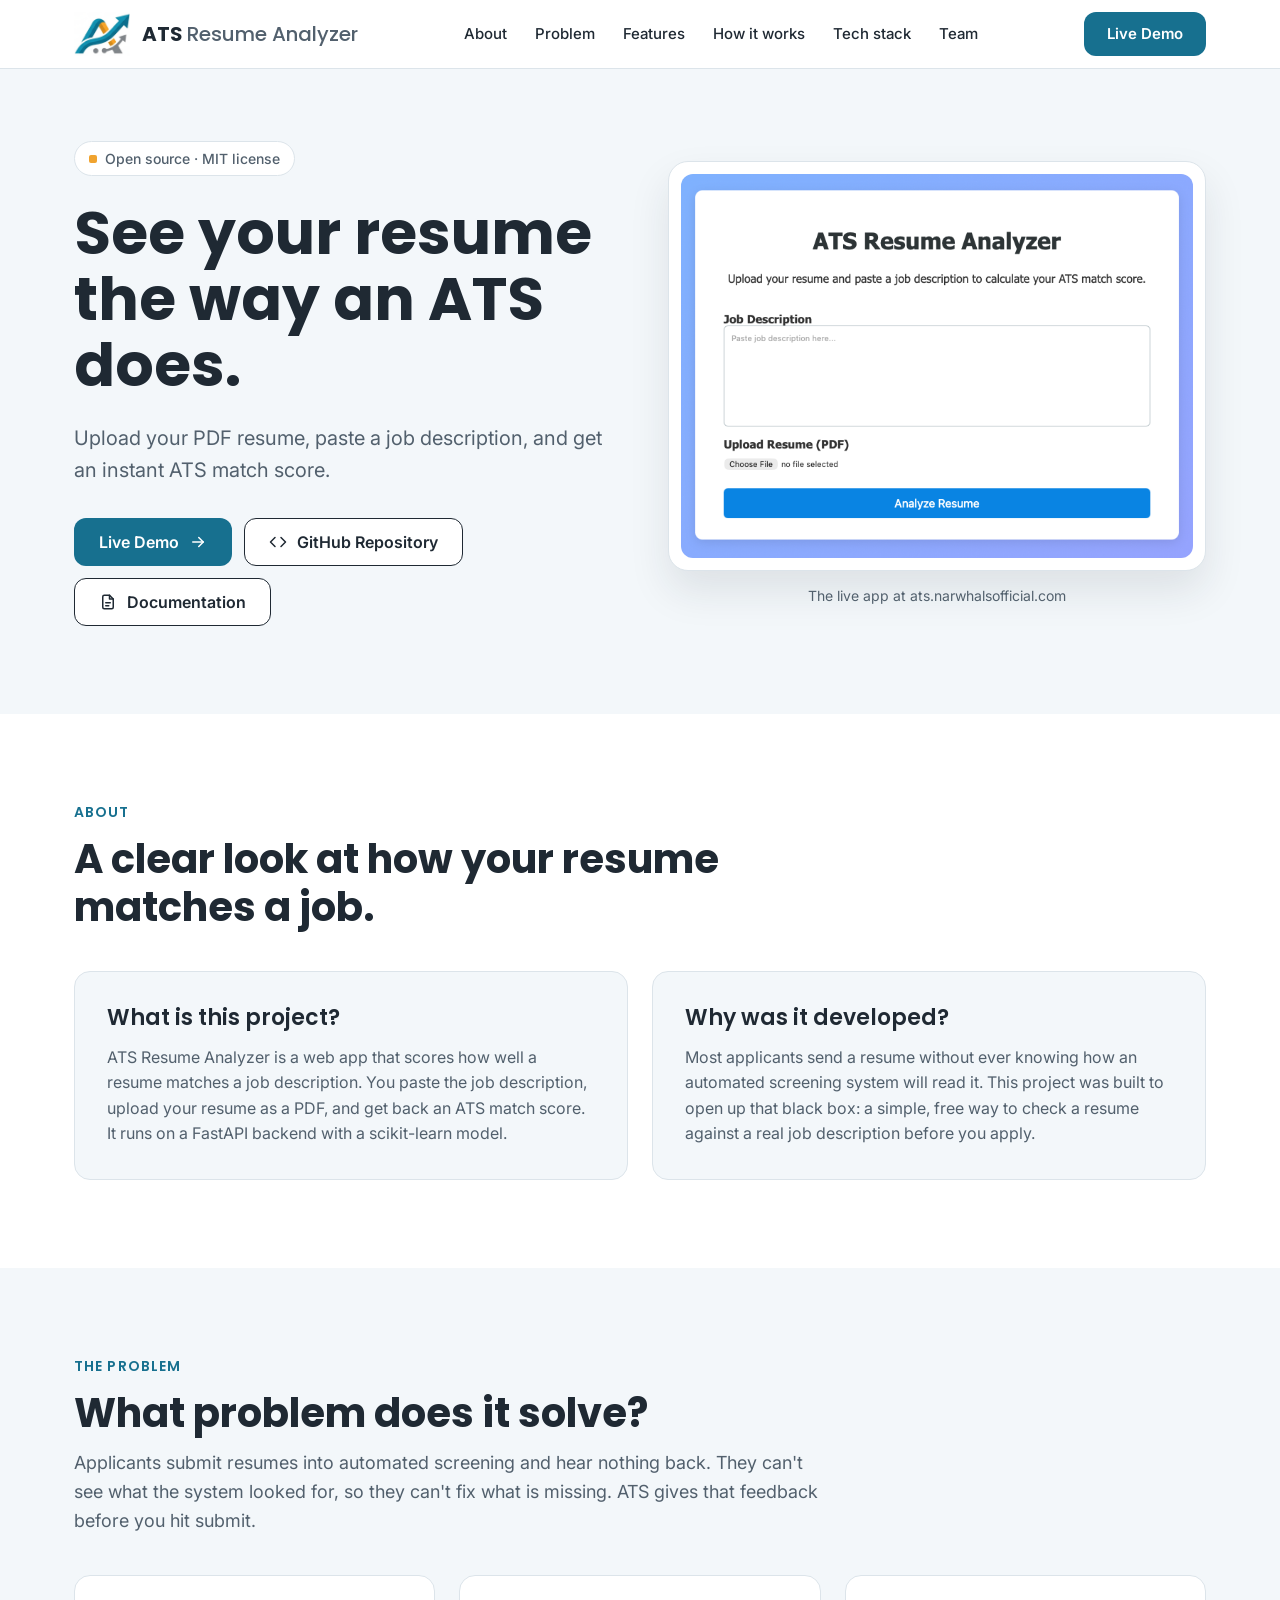
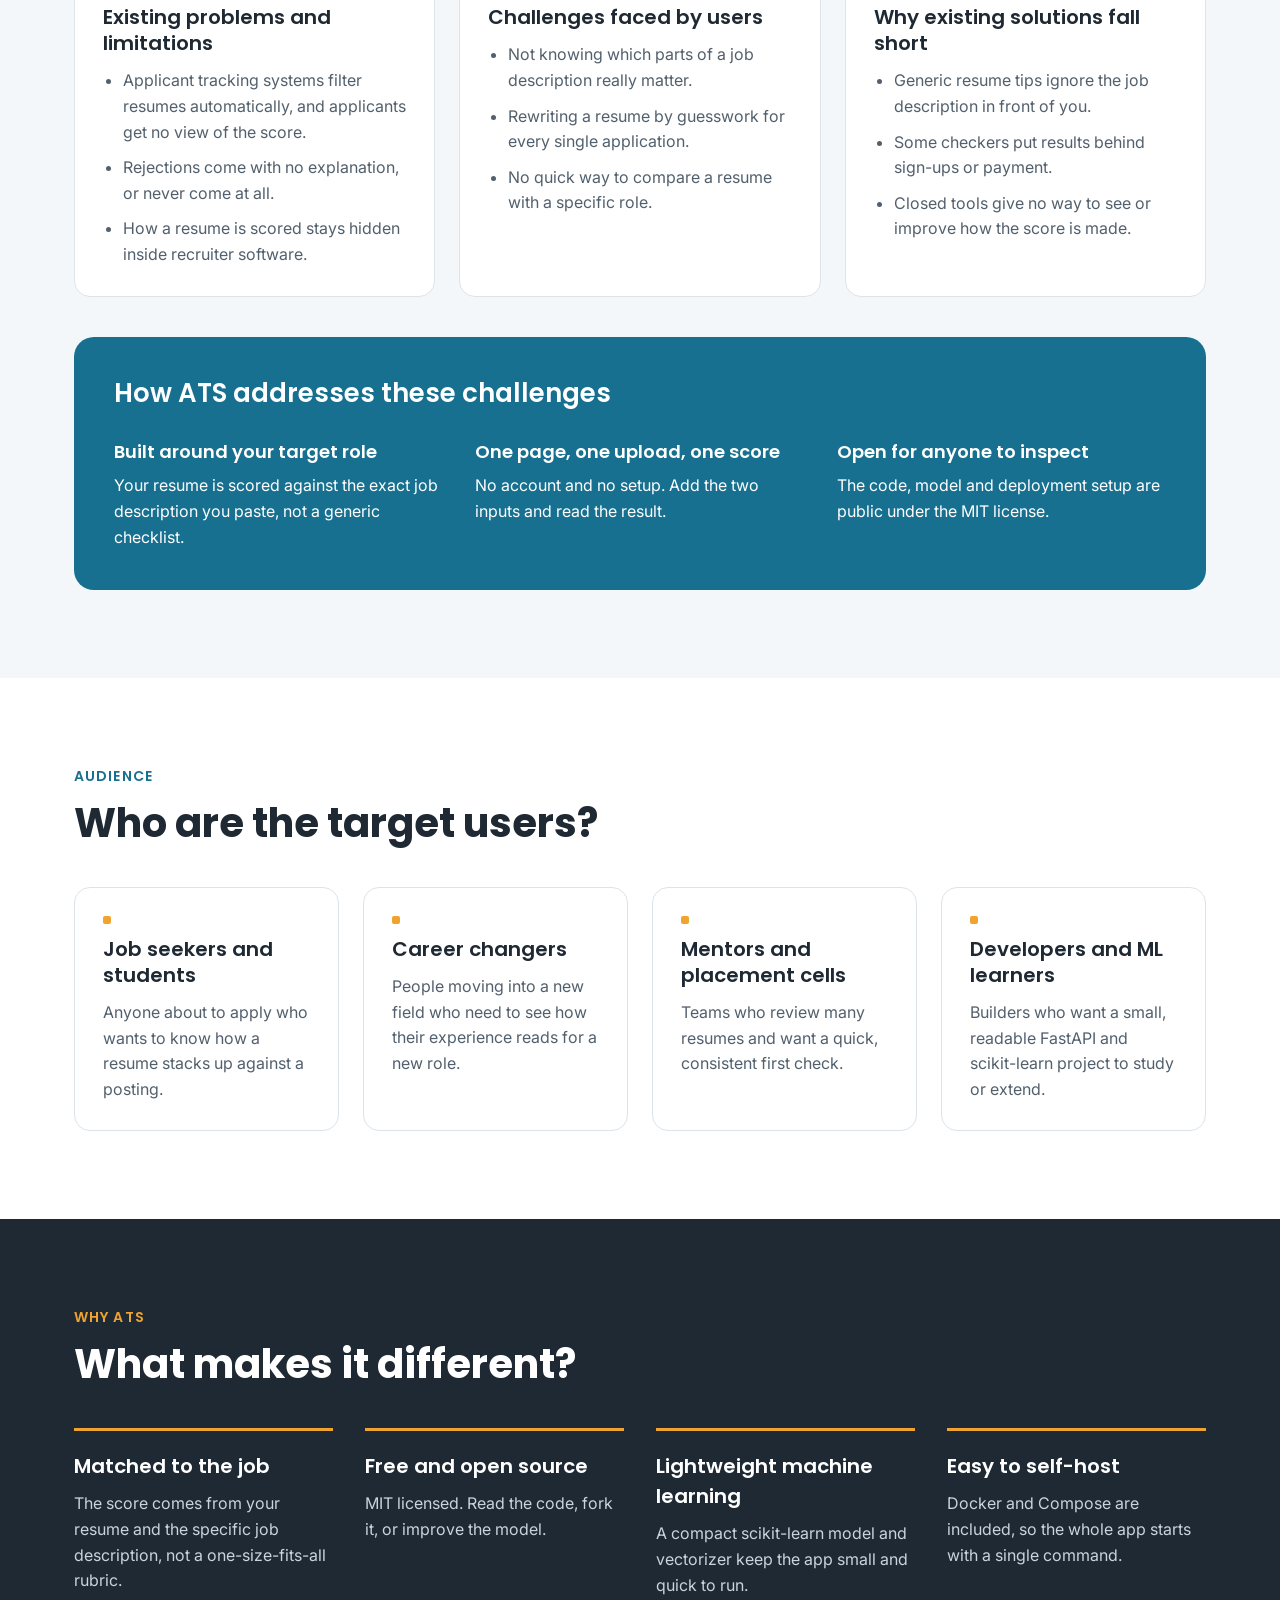
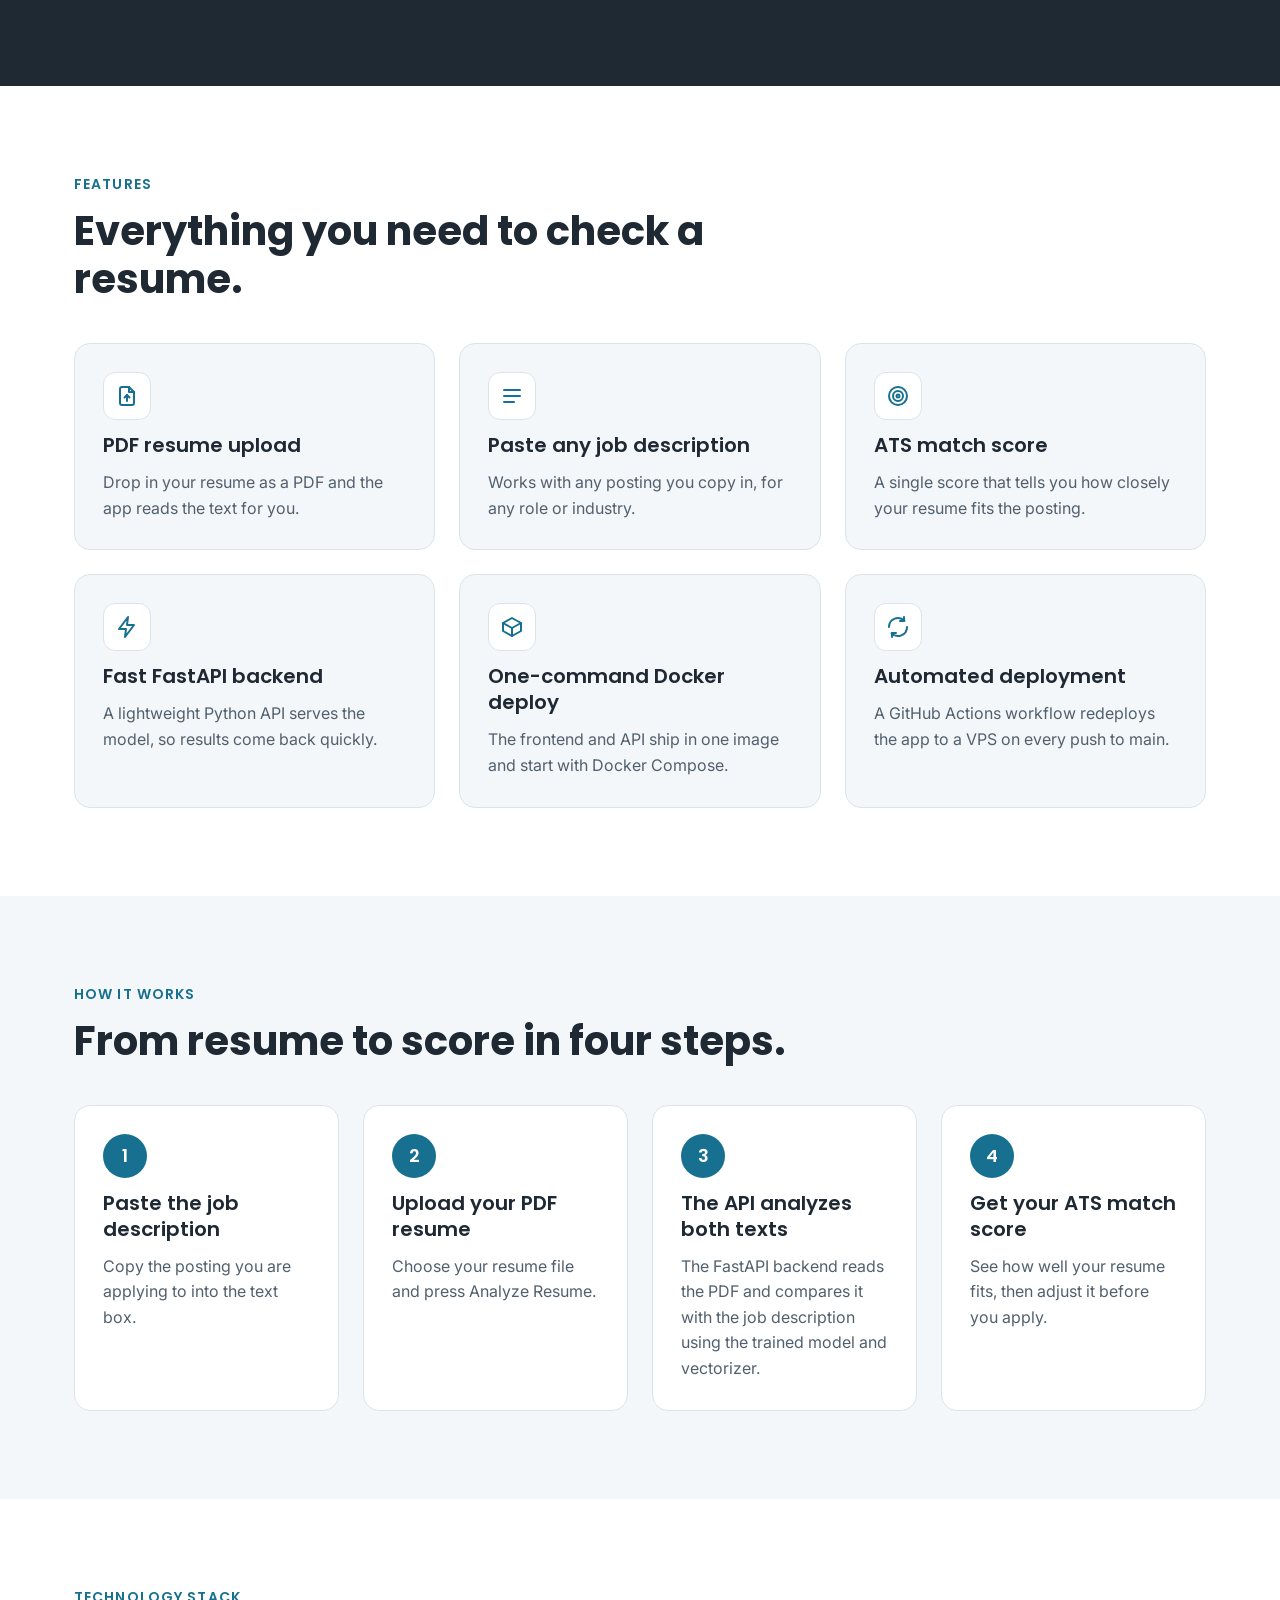
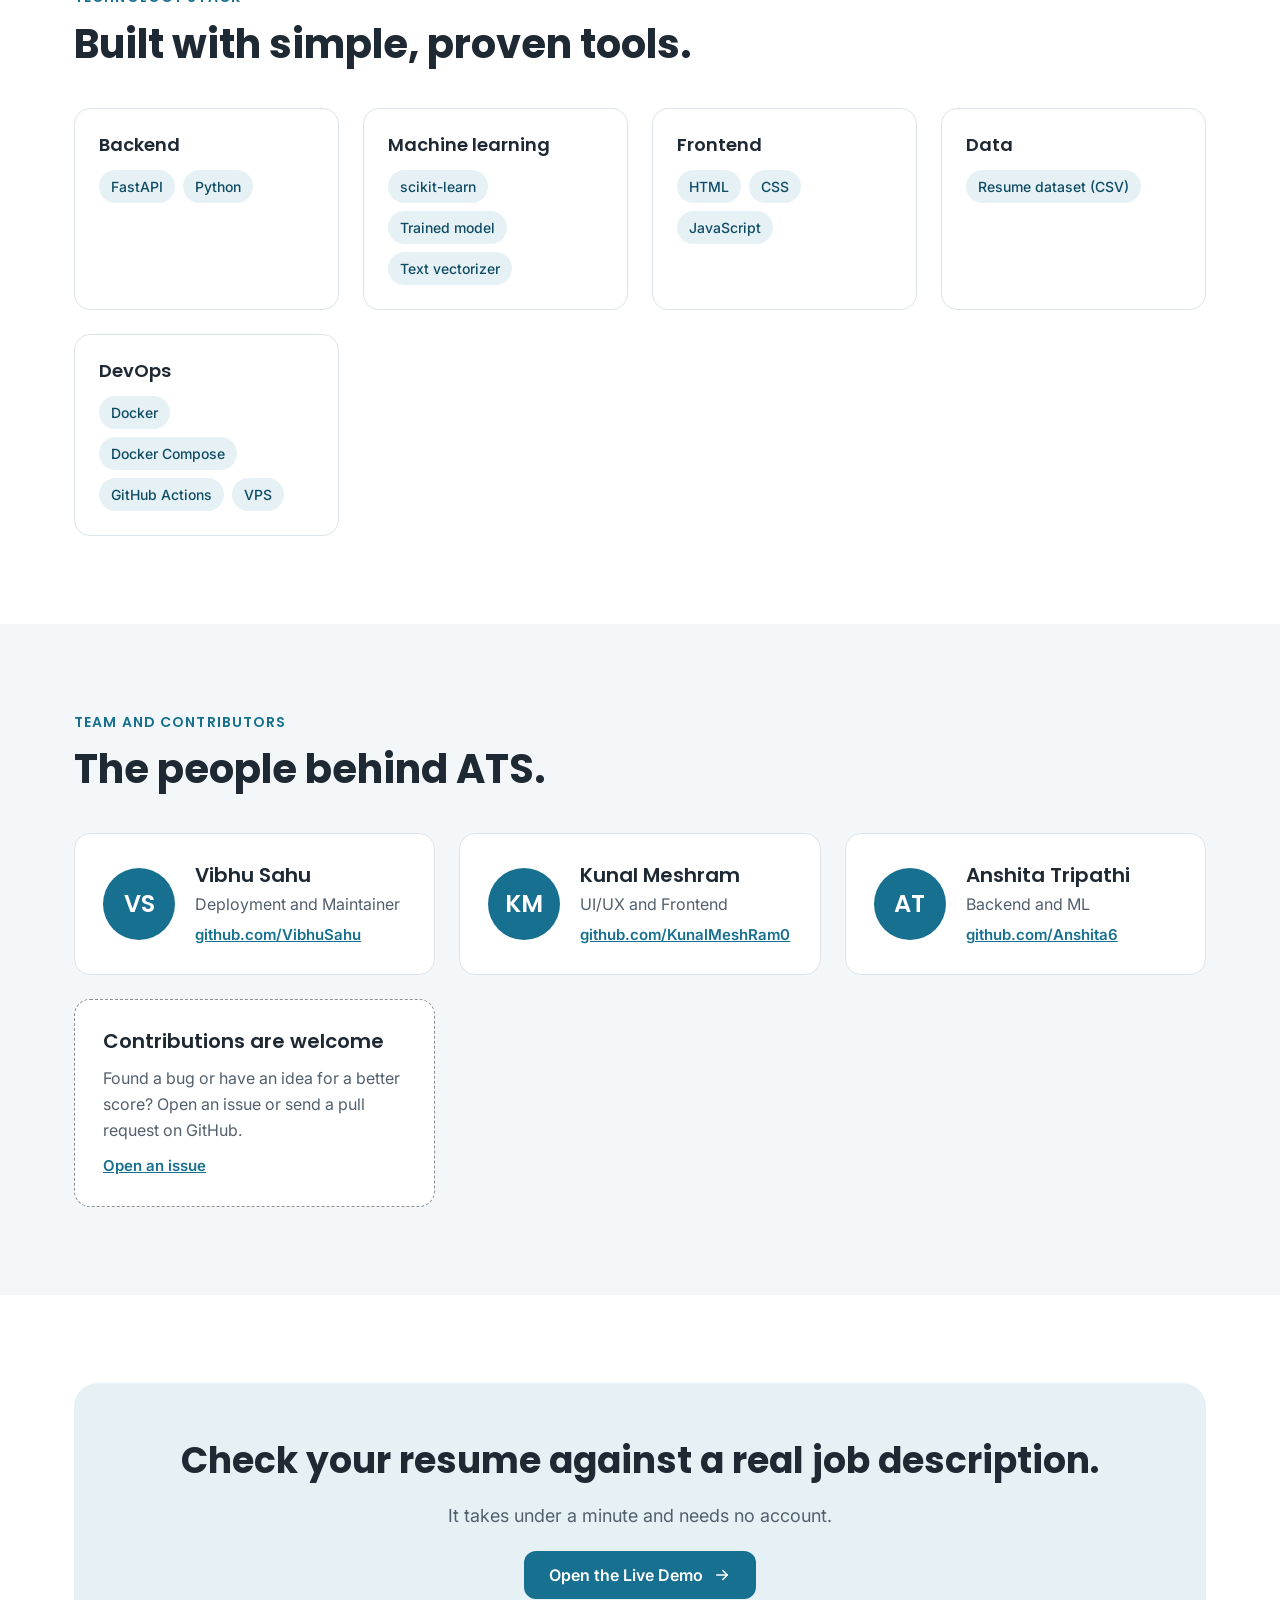
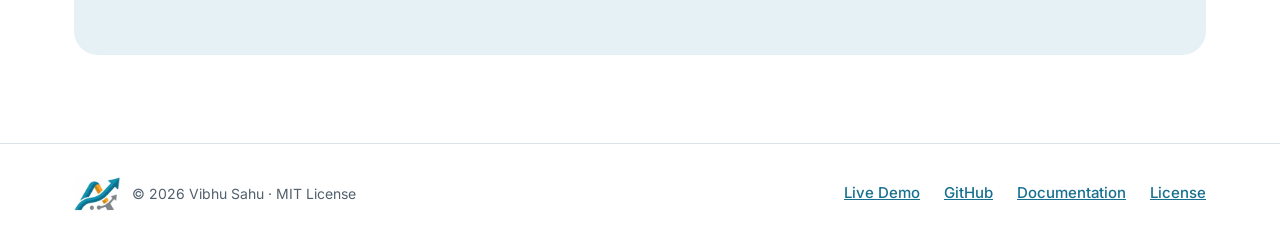
<file: ats-landingpage/index.html>
<!DOCTYPE html>
<html lang="en">
<head>
  <meta charset="utf-8">
  <meta name="viewport" content="width=device-width, initial-scale=1">
  <title>ATS Resume Analyzer</title>
  <meta name="description" content="Upload your PDF resume, paste a job description, and get an instant ATS match score.">
  <link rel="icon" href="assets/logo-icon.png">
  <link rel="preconnect" href="https://fonts.googleapis.com">
  <link rel="preconnect" href="https://fonts.gstatic.com" crossorigin>
  <link href="https://fonts.googleapis.com/css2?family=Inter:wght@400;500;600&family=Poppins:wght@500;600;700&display=swap" rel="stylesheet">
  <link rel="stylesheet" href="style.css">
</head>
<body>

  <!-- NAV -->
  <header class="site-header">
    <nav class="nav container" aria-label="Main">
      <a href="#top" class="brand">
        <img src="assets/logo-icon.png" alt="ATS logo" class="brand-logo">
        <span class="brand-name">ATS <span>Resume Analyzer</span></span>
      </a>
      <div class="nav-links" id="nav-links">
        <a href="#about">About</a>
        <a href="#problem">Problem</a>
        <a href="#features">Features</a>
        <a href="#how">How it works</a>
        <a href="#stack">Tech stack</a>
        <a href="#team">Team</a>
      </div>
      <a class="btn btn-primary nav-cta" href="https://ats.narwhalsofficial.com/demo/">Live Demo</a>
      <button class="menu-toggle" id="menu-toggle" aria-label="Toggle menu" aria-expanded="false" aria-controls="nav-links">
        <svg width="24" height="24" viewBox="0 0 24 24" fill="none" stroke="currentColor" stroke-width="2" stroke-linecap="round" aria-hidden="true"><path d="M4 6h16M4 12h16M4 18h16"/></svg>
      </button>
    </nav>
  </header>

  <main>
    <!-- HERO -->
    <section id="top" class="hero">
      <div class="container hero-grid">
        <div class="hero-text">
          <span class="pill"><span class="dot"></span>Open source · MIT license</span>
          <h1>See your resume the way an ATS does.</h1>
          <p class="lead">Upload your PDF resume, paste a job description, and get an instant ATS match score.</p>
          <div class="btn-row">
            <a class="btn btn-primary btn-lg" href="https://ats.narwhalsofficial.com/demo/">
              Live Demo
              <svg width="18" height="18" viewBox="0 0 24 24" fill="none" stroke="currentColor" stroke-width="2" stroke-linecap="round" stroke-linejoin="round" aria-hidden="true"><path d="M5 12h14"/><path d="m13 6 6 6-6 6"/></svg>
            </a>
            <a class="btn btn-secondary btn-lg" href="https://github.com/VibhuSahu/ATS">
              <svg width="18" height="18" viewBox="0 0 24 24" fill="none" stroke="currentColor" stroke-width="2" stroke-linecap="round" stroke-linejoin="round" aria-hidden="true"><path d="m16 18 6-6-6-6"/><path d="m8 6-6 6 6 6"/></svg>
              GitHub Repository
            </a>
            <a class="btn btn-secondary btn-lg" href="https://github.com/VibhuSahu/ATS#readme">
              <svg width="18" height="18" viewBox="0 0 24 24" fill="none" stroke="currentColor" stroke-width="2" stroke-linecap="round" stroke-linejoin="round" aria-hidden="true"><path d="M14 3H7a2 2 0 0 0-2 2v14a2 2 0 0 0 2 2h10a2 2 0 0 0 2-2V8z"/><path d="M14 3v5h5"/><path d="M9 13h6"/><path d="M9 17h4"/></svg>
              Documentation
            </a>
          </div>
        </div>
        <figure class="hero-shot">
          <div class="shot-frame">
            <img src="assets/app-demo.png" alt="The ATS Resume Analyzer app: a job description box, a PDF resume upload field and an Analyze Resume button">
          </div>
          <figcaption>The live app at ats.narwhalsofficial.com</figcaption>
        </figure>
      </div>
    </section>

    <!-- ABOUT -->
    <section id="about" class="section">
      <div class="container stack-40">
        <div class="section-head">
          <span class="eyebrow">About</span>
          <h2>A clear look at how your resume matches a job.</h2>
        </div>
        <div class="grid grid-2">
          <article class="card card-tint card-lg">
            <h3>What is this project?</h3>
            <p>ATS Resume Analyzer is a web app that scores how well a resume matches a job description. You paste the job description, upload your resume as a PDF, and get back an ATS match score. It runs on a FastAPI backend with a scikit-learn model.</p>
          </article>
          <article class="card card-tint card-lg">
            <h3>Why was it developed?</h3>
            <p>Most applicants send a resume without ever knowing how an automated screening system will read it. This project was built to open up that black box: a simple, free way to check a resume against a real job description before you apply.</p>
          </article>
        </div>
      </div>
    </section>

    <!-- PROBLEM -->
    <section id="problem" class="section section-tint">
      <div class="container stack-40">
        <div class="section-head wide">
          <span class="eyebrow">The problem</span>
          <h2>What problem does it solve?</h2>
          <p class="lead-sm">Applicants submit resumes into automated screening and hear nothing back. They can't see what the system looked for, so they can't fix what is missing. ATS gives that feedback before you hit submit.</p>
        </div>

        <div class="grid grid-3">
          <article class="card card-white">
            <h3>Existing problems and limitations</h3>
            <ul>
              <li>Applicant tracking systems filter resumes automatically, and applicants get no view of the score.</li>
              <li>Rejections come with no explanation, or never come at all.</li>
              <li>How a resume is scored stays hidden inside recruiter software.</li>
            </ul>
          </article>
          <article class="card card-white">
            <h3>Challenges faced by users</h3>
            <ul>
              <li>Not knowing which parts of a job description really matter.</li>
              <li>Rewriting a resume by guesswork for every single application.</li>
              <li>No quick way to compare a resume with a specific role.</li>
            </ul>
          </article>
          <article class="card card-white">
            <h3>Why existing solutions fall short</h3>
            <ul>
              <li>Generic resume tips ignore the job description in front of you.</li>
              <li>Some checkers put results behind sign-ups or payment.</li>
              <li>Closed tools give no way to see or improve how the score is made.</li>
            </ul>
          </article>
        </div>

        <div class="solution-panel">
          <h3>How ATS addresses these challenges</h3>
          <div class="grid grid-3 gap-32">
            <div>
              <h4>Built around your target role</h4>
              <p>Your resume is scored against the exact job description you paste, not a generic checklist.</p>
            </div>
            <div>
              <h4>One page, one upload, one score</h4>
              <p>No account and no setup. Add the two inputs and read the result.</p>
            </div>
            <div>
              <h4>Open for anyone to inspect</h4>
              <p>The code, model and deployment setup are public under the MIT license.</p>
            </div>
          </div>
        </div>
      </div>
    </section>

    <!-- USERS -->
    <section id="users" class="section">
      <div class="container stack-40">
        <div class="section-head">
          <span class="eyebrow">Audience</span>
          <h2>Who are the target users?</h2>
        </div>
        <div class="grid grid-4">
          <article class="card card-outline">
            <span class="dot"></span>
            <h3>Job seekers and students</h3>
            <p>Anyone about to apply who wants to know how a resume stacks up against a posting.</p>
          </article>
          <article class="card card-outline">
            <span class="dot"></span>
            <h3>Career changers</h3>
            <p>People moving into a new field who need to see how their experience reads for a new role.</p>
          </article>
          <article class="card card-outline">
            <span class="dot"></span>
            <h3>Mentors and placement cells</h3>
            <p>Teams who review many resumes and want a quick, consistent first check.</p>
          </article>
          <article class="card card-outline">
            <span class="dot"></span>
            <h3>Developers and ML learners</h3>
            <p>Builders who want a small, readable FastAPI and scikit-learn project to study or extend.</p>
          </article>
        </div>
      </div>
    </section>

    <!-- DIFFERENT -->
    <section id="different" class="section section-dark">
      <div class="container stack-40">
        <div class="section-head">
          <span class="eyebrow eyebrow-amber">Why ATS</span>
          <h2>What makes it different?</h2>
        </div>
        <div class="grid grid-4 gap-32">
          <div class="diff">
            <h3>Matched to the job</h3>
            <p>The score comes from your resume and the specific job description, not a one-size-fits-all rubric.</p>
          </div>
          <div class="diff">
            <h3>Free and open source</h3>
            <p>MIT licensed. Read the code, fork it, or improve the model.</p>
          </div>
          <div class="diff">
            <h3>Lightweight machine learning</h3>
            <p>A compact scikit-learn model and vectorizer keep the app small and quick to run.</p>
          </div>
          <div class="diff">
            <h3>Easy to self-host</h3>
            <p>Docker and Compose are included, so the whole app starts with a single command.</p>
          </div>
        </div>
      </div>
    </section>

    <!-- FEATURES -->
    <section id="features" class="section">
      <div class="container stack-40">
        <div class="section-head">
          <span class="eyebrow">Features</span>
          <h2>Everything you need to check a resume.</h2>
        </div>
        <div class="grid grid-3">
          <article class="card card-tint">
            <div class="icon-tile"><svg width="24" height="24" viewBox="0 0 24 24" fill="none" stroke="currentColor" stroke-width="2" stroke-linecap="round" stroke-linejoin="round" aria-hidden="true"><path d="M14 3H7a2 2 0 0 0-2 2v14a2 2 0 0 0 2 2h10a2 2 0 0 0 2-2V8z"/><path d="M14 3v5h5"/><path d="M12 17v-6"/><path d="m9.5 13.5 2.5-2.5 2.5 2.5"/></svg></div>
            <h3>PDF resume upload</h3>
            <p>Drop in your resume as a PDF and the app reads the text for you.</p>
          </article>
          <article class="card card-tint">
            <div class="icon-tile"><svg width="24" height="24" viewBox="0 0 24 24" fill="none" stroke="currentColor" stroke-width="2" stroke-linecap="round" stroke-linejoin="round" aria-hidden="true"><path d="M4 6h16"/><path d="M4 12h16"/><path d="M4 18h10"/></svg></div>
            <h3>Paste any job description</h3>
            <p>Works with any posting you copy in, for any role or industry.</p>
          </article>
          <article class="card card-tint">
            <div class="icon-tile"><svg width="24" height="24" viewBox="0 0 24 24" fill="none" stroke="currentColor" stroke-width="2" stroke-linecap="round" stroke-linejoin="round" aria-hidden="true"><circle cx="12" cy="12" r="9"/><circle cx="12" cy="12" r="5"/><circle cx="12" cy="12" r="1.5"/></svg></div>
            <h3>ATS match score</h3>
            <p>A single score that tells you how closely your resume fits the posting.</p>
          </article>
          <article class="card card-tint">
            <div class="icon-tile"><svg width="24" height="24" viewBox="0 0 24 24" fill="none" stroke="currentColor" stroke-width="2" stroke-linecap="round" stroke-linejoin="round" aria-hidden="true"><path d="M13 2 4 14h7l-1 8 9-12h-7z"/></svg></div>
            <h3>Fast FastAPI backend</h3>
            <p>A lightweight Python API serves the model, so results come back quickly.</p>
          </article>
          <article class="card card-tint">
            <div class="icon-tile"><svg width="24" height="24" viewBox="0 0 24 24" fill="none" stroke="currentColor" stroke-width="2" stroke-linecap="round" stroke-linejoin="round" aria-hidden="true"><path d="M21 8 12 3 3 8v8l9 5 9-5z"/><path d="m3 8 9 5 9-5"/><path d="M12 13v8"/></svg></div>
            <h3>One-command Docker deploy</h3>
            <p>The frontend and API ship in one image and start with Docker Compose.</p>
          </article>
          <article class="card card-tint">
            <div class="icon-tile"><svg width="24" height="24" viewBox="0 0 24 24" fill="none" stroke="currentColor" stroke-width="2" stroke-linecap="round" stroke-linejoin="round" aria-hidden="true"><path d="M21 12a9 9 0 0 1-15.5 6.2"/><path d="M3 12A9 9 0 0 1 18.5 5.8"/><path d="M18 2v4h-4"/><path d="M6 22v-4h4"/></svg></div>
            <h3>Automated deployment</h3>
            <p>A GitHub Actions workflow redeploys the app to a VPS on every push to main.</p>
          </article>
        </div>
      </div>
    </section>

    <!-- HOW IT WORKS -->
    <section id="how" class="section section-tint">
      <div class="container stack-40">
        <div class="section-head">
          <span class="eyebrow">How it works</span>
          <h2>From resume to score in four steps.</h2>
        </div>
        <div class="grid grid-4">
          <article class="card card-white">
            <div class="step">1</div>
            <h3>Paste the job description</h3>
            <p>Copy the posting you are applying to into the text box.</p>
          </article>
          <article class="card card-white">
            <div class="step">2</div>
            <h3>Upload your PDF resume</h3>
            <p>Choose your resume file and press Analyze Resume.</p>
          </article>
          <article class="card card-white">
            <div class="step">3</div>
            <h3>The API analyzes both texts</h3>
            <p>The FastAPI backend reads the PDF and compares it with the job description using the trained model and vectorizer.</p>
          </article>
          <article class="card card-white">
            <div class="step">4</div>
            <h3>Get your ATS match score</h3>
            <p>See how well your resume fits, then adjust it before you apply.</p>
          </article>
        </div>
      </div>
    </section>

    <!-- TECH STACK -->
    <section id="stack" class="section">
      <div class="container stack-40">
        <div class="section-head">
          <span class="eyebrow">Technology stack</span>
          <h2>Built with simple, proven tools.</h2>
        </div>
        <div class="grid grid-5">
          <article class="card card-outline card-sm">
            <h3>Backend</h3>
            <div class="chips"><span>FastAPI</span><span>Python</span></div>
          </article>
          <article class="card card-outline card-sm">
            <h3>Machine learning</h3>
            <div class="chips"><span>scikit-learn</span><span>Trained model</span><span>Text vectorizer</span></div>
          </article>
          <article class="card card-outline card-sm">
            <h3>Frontend</h3>
            <div class="chips"><span>HTML</span><span>CSS</span><span>JavaScript</span></div>
          </article>
          <article class="card card-outline card-sm">
            <h3>Data</h3>
            <div class="chips"><span>Resume dataset (CSV)</span></div>
          </article>
          <article class="card card-outline card-sm">
            <h3>DevOps</h3>
            <div class="chips"><span>Docker</span><span>Docker Compose</span><span>GitHub Actions</span><span>VPS</span></div>
          </article>
        </div>
      </div>
    </section>

    <!-- TEAM -->
    <section id="team" class="section section-tint">
      <div class="container stack-40">
        <div class="section-head">
          <span class="eyebrow">Team and contributors</span>
          <h2>The people behind ATS.</h2>
        </div>
        <div class="grid grid-2">
          <article class="card card-white person">
            <div class="avatar">VS</div>
            <div>
              <h3>Vibhu Sahu</h3>
              <p>Deployment and Maintainer</p>
              <a href="https://github.com/VibhuSahu" class="link-strong">github.com/VibhuSahu</a>
            </div>
          </article>
          <article class="card card-white person">
            <div class="avatar">KM</div>
            <div>
              <h3>Kunal Meshram</h3>
              <p>UI/UX and Frontend</p>
              <a href="https://github.com/KunalMeshRam0" class="link-strong">github.com/KunalMeshRam0</a>
            </div>
          </article>
          <article class="card card-white person">
            <div class="avatar">AT</div>
            <div>
              <h3>Anshita Tripathi</h3>
              <p>Backend and ML</p>
              <a href="https://github.com/Anshita6" class="link-strong">github.com/Anshita6</a>
            </div>
          </article>
          <article class="card card-white card-dashed">
            <h3>Contributions are welcome</h3>
            <p>Found a bug or have an idea for a better score? Open an issue or send a pull request on GitHub.</p>
            <a href="https://github.com/VibhuSahu/ATS/issues" class="link-strong">Open an issue</a>
          </article>
        </div>
      </div>
    </section>

    <!-- CTA -->
    <section class="section">
      <div class="container">
        <div class="cta">
          <h2>Check your resume against a real job description.</h2>
          <p>It takes under a minute and needs no account.</p>
          <a class="btn btn-primary btn-lg" href="https://ats.narwhalsofficial.com/demo/">
            Open the Live Demo
            <svg width="18" height="18" viewBox="0 0 24 24" fill="none" stroke="currentColor" stroke-width="2" stroke-linecap="round" stroke-linejoin="round" aria-hidden="true"><path d="M5 12h14"/><path d="m13 6 6 6-6 6"/></svg>
          </a>
        </div>
      </div>
    </section>
  </main>

  <!-- FOOTER -->
  <footer class="site-footer">
    <div class="container footer-inner">
      <div class="footer-brand">
        <img src="assets/logo-icon.png" alt="ATS logo">
        <span>© <span id="year">2026</span> Vibhu Sahu · MIT License</span>
      </div>
      <div class="footer-links">
        <a href="https://ats.narwhalsofficial.com/demo/">Live Demo</a>
        <a href="https://github.com/VibhuSahu/ATS">GitHub</a>
        <a href="https://github.com/VibhuSahu/ATS#readme">Documentation</a>
        <a href="https://github.com/VibhuSahu/ATS/blob/main/LICENSE">License</a>
      </div>
    </div>
  </footer>

  <script src="script.js"></script>
</body>
</html>
</file>
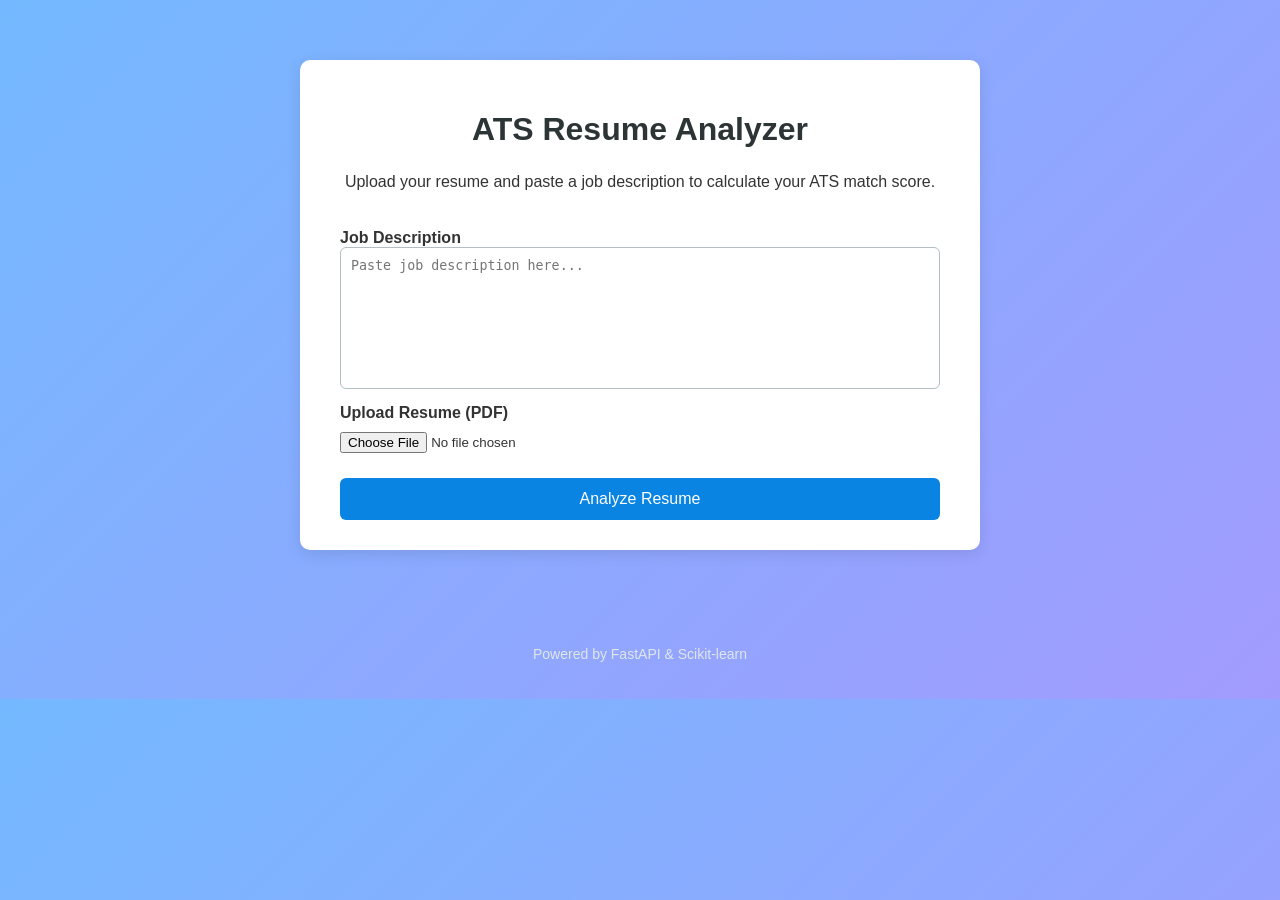
<file: frontend/index.html>
<!DOCTYPE html>
<html lang="en">
<head>
    <meta charset="UTF-8">
    <meta name="viewport" content="width=device-width, initial-scale=1.0">
    <title>ATS Resume Analyzer - Demo</title>
    <link rel="stylesheet" href="style.css">
</head>
<body>
    <div class="container">
        <h1>ATS Resume Analyzer</h1>
        <p>Upload your resume and paste a job description to calculate your ATS match score.</p>

        <form id="resumeForm">
            <label for="jobDescription">Job Description</label>
            <textarea id="jobDescription" name="jobDescription" placeholder="Paste job description here..." required></textarea>

            <label for="resumeFile">Upload Resume (PDF)</label>
            <input type="file" id="resumeFile" name="resumeFile" accept="application/pdf" required>

            <button type="submit">Analyze Resume</button>
        </form>

        <div id="responseContainer" class="hidden">
            <h2>Prediction Results</h2>
            <div class="result">
                <p><strong>Predicted Category:</strong> <span id="predictedCategory">--</span></p>
                <p><strong>ATS Match Score:</strong> <span id="atsScore">--</span>%</p>
                <p><strong>File:</strong> <span id="fileName">--</span></p>
            </div>
        </div>
    </div>

    <footer>
        <p>Powered by FastAPI & Scikit-learn</p>
    </footer>

    <script src="script.js"></script>
</body>
</html>
</file>
<file: ats-landingpage/style.css>
/* ATS Resume Analyzer landing page */

:root {
  --primary: #17708F;
  --primary-dark: #0F5A75;
  --amber: #F0A32F;
  --ink: #1F2933;
  --muted: #52606D;
  --line: #DCE4EA;
  --tint: #F3F7FA;
  --tint-blue: #E6F1F6;
  --chip-text: #0F4C63;
  --gray: #8A8D91;
  --on-dark: #C9D4DD;
  --font-head: "Poppins", system-ui, sans-serif;
  --font-body: "Inter", system-ui, sans-serif;
}

*, *::before, *::after { box-sizing: border-box; }

html { scroll-behavior: smooth; scroll-padding-top: 80px; }

body {
  margin: 0;
  font-family: var(--font-body);
  color: var(--ink);
  background: #fff;
  line-height: 1.5;
}

img { max-width: 100%; }
a { color: var(--primary); }
a:hover { color: var(--primary-dark); }

h1, h2, h3, h4 { font-family: var(--font-head); margin: 0; color: var(--ink); }
p { margin: 0; }

.container {
  max-width: 1180px;
  margin: 0 auto;
  padding: 0 24px;
}

/* ---------- Buttons ---------- */
.btn {
  display: inline-flex;
  align-items: center;
  justify-content: center;
  gap: 10px;
  min-height: 44px;
  padding: 0 22px;
  border-radius: 12px;
  font-weight: 600;
  font-size: 15px;
  text-decoration: none;
  border: 1.5px solid transparent;
  transition: background 0.15s, color 0.15s, transform 0.15s;
}
.btn:hover { transform: translateY(-1px); }
.btn-lg { min-height: 48px; padding: 0 24px; font-size: 16px; }
.btn-primary { background: var(--primary); color: #fff; }
.btn-primary:hover { background: var(--primary-dark); color: #fff; }
.btn-secondary { background: #fff; border-color: var(--ink); color: var(--ink); }
.btn-secondary:hover { background: var(--tint-blue); color: var(--ink); }

/* ---------- Header ---------- */
.site-header {
  background: #fff;
  border-bottom: 1px solid var(--line);
  position: sticky;
  top: 0;
  z-index: 50;
}
.nav {
  display: flex;
  align-items: center;
  justify-content: space-between;
  gap: 24px;
  padding-top: 12px;
  padding-bottom: 12px;
}
.brand {
  display: flex;
  align-items: center;
  gap: 12px;
  text-decoration: none;
  color: var(--ink);
}
.brand-logo { height: 44px; width: auto; display: block; }
.brand-name { font-family: var(--font-head); font-weight: 700; font-size: 20px; }
.brand-name span { font-weight: 500; color: var(--muted); }

.nav-links { display: flex; align-items: center; gap: 28px; }
.nav-links a {
  color: var(--ink);
  text-decoration: none;
  font-size: 15px;
  font-weight: 500;
}
.nav-links a:hover { color: var(--primary); }

.menu-toggle {
  display: none;
  background: none;
  border: 1.5px solid var(--line);
  border-radius: 10px;
  width: 44px;
  height: 44px;
  align-items: center;
  justify-content: center;
  color: var(--ink);
  cursor: pointer;
}

/* ---------- Hero ---------- */
.hero { background: var(--tint); padding: 72px 0 88px; }
.hero-grid {
  display: flex;
  flex-wrap: wrap;
  align-items: center;
  gap: 56px;
}
.hero-text {
  flex: 1 1 440px;
  min-width: 0;
  display: flex;
  flex-direction: column;
  gap: 24px;
}
.hero h1 {
  font-size: clamp(36px, 5vw, 60px);
  font-weight: 700;
  line-height: 1.1;
}
.lead { font-size: 20px; line-height: 1.6; color: var(--muted); max-width: 540px; }
.lead-sm { font-size: 18px; line-height: 1.6; color: var(--muted); }
.btn-row { display: flex; flex-wrap: wrap; gap: 12px; padding-top: 8px; }

.pill {
  align-self: flex-start;
  display: flex;
  align-items: center;
  gap: 8px;
  background: #fff;
  border: 1px solid var(--line);
  border-radius: 999px;
  padding: 6px 14px;
  font-size: 14px;
  font-weight: 500;
  color: var(--muted);
}
.dot {
  display: block;
  width: 8px;
  height: 8px;
  border-radius: 2px;
  background: var(--amber);
}

.hero-shot {
  flex: 1 1 440px;
  min-width: 0;
  margin: 0;
  display: flex;
  flex-direction: column;
  gap: 14px;
}
.shot-frame {
  background: #fff;
  border: 1px solid var(--line);
  border-radius: 20px;
  padding: 12px;
  box-shadow: 0 20px 40px rgba(31, 41, 51, 0.1);
}
.shot-frame img { width: 100%; height: auto; display: block; border-radius: 12px; }
.hero-shot figcaption { font-size: 14px; color: var(--muted); text-align: center; }

/* ---------- Sections ---------- */
.section { padding: 88px 0; background: #fff; }
.section-tint { background: var(--tint); }
.section-dark { background: var(--ink); }
.stack-40 { display: flex; flex-direction: column; gap: 40px; }

.section-head { display: flex; flex-direction: column; gap: 12px; max-width: 720px; }
.section-head.wide { max-width: 760px; }
.section-head h2,
.cta h2 {
  font-size: clamp(28px, 3.4vw, 40px);
  font-weight: 700;
  line-height: 1.2;
}
.eyebrow {
  font-family: var(--font-head);
  font-size: 14px;
  font-weight: 600;
  letter-spacing: 0.08em;
  text-transform: uppercase;
  color: var(--primary);
}
.eyebrow-amber { color: var(--amber); }
.section-dark .section-head h2 { color: #fff; }

/* ---------- Grids ---------- */
.grid { display: grid; gap: 24px; }
.grid-2 { grid-template-columns: repeat(auto-fit, minmax(320px, 1fr)); }
.grid-3 { grid-template-columns: repeat(auto-fit, minmax(290px, 1fr)); }
.grid-4 { grid-template-columns: repeat(auto-fit, minmax(240px, 1fr)); }
.grid-5 { grid-template-columns: repeat(auto-fit, minmax(230px, 1fr)); }
.gap-32 { gap: 32px; }

/* ---------- Cards ---------- */
.card {
  border: 1px solid var(--line);
  border-radius: 16px;
  padding: 28px;
  display: flex;
  flex-direction: column;
  gap: 12px;
}
.card-lg { padding: 32px; }
.card-sm { padding: 24px; gap: 14px; }
.card-tint { background: var(--tint); }
.card-white { background: #fff; }
.card-outline { background: #fff; }
.card-dashed { border: 1px dashed var(--gray); }
.card h3 { font-size: 20px; font-weight: 600; line-height: 1.3; }
.card-lg h3 { font-size: 22px; }
.card-sm h3 { font-size: 18px; }
.card p { font-size: 16px; line-height: 1.6; color: var(--muted); }
.card ul {
  margin: 0;
  padding-left: 20px;
  display: flex;
  flex-direction: column;
  gap: 10px;
  font-size: 16px;
  line-height: 1.6;
  color: var(--muted);
}

.icon-tile {
  width: 48px;
  height: 48px;
  border-radius: 12px;
  background: #fff;
  border: 1px solid var(--line);
  display: flex;
  align-items: center;
  justify-content: center;
  color: var(--primary);
}
.step {
  width: 44px;
  height: 44px;
  border-radius: 50%;
  background: var(--primary);
  color: #fff;
  font-family: var(--font-head);
  font-weight: 600;
  font-size: 18px;
  display: flex;
  align-items: center;
  justify-content: center;
}

.chips { display: flex; flex-wrap: wrap; gap: 8px; }
.chips span {
  display: inline-flex;
  padding: 6px 12px;
  border-radius: 999px;
  background: var(--tint-blue);
  color: var(--chip-text);
  font-size: 14px;
  font-weight: 500;
}

.link-strong { font-size: 15px; font-weight: 600; }

/* ---------- Solution panel ---------- */
.solution-panel {
  background: var(--primary);
  border-radius: 20px;
  padding: 40px;
  display: flex;
  flex-direction: column;
  gap: 28px;
}
.solution-panel h3 { font-size: 26px; font-weight: 600; line-height: 1.3; color: #fff; }
.solution-panel h4 { font-size: 18px; font-weight: 600; color: #fff; margin-bottom: 8px; }
.solution-panel p { font-size: 16px; line-height: 1.6; color: #fff; }

/* ---------- Differentiators ---------- */
.diff {
  border-top: 3px solid var(--amber);
  padding-top: 20px;
  display: flex;
  flex-direction: column;
  gap: 10px;
}
.diff h3 { font-size: 20px; font-weight: 600; color: #fff; }
.diff p { font-size: 16px; line-height: 1.6; color: var(--on-dark); }

/* ---------- Team ---------- */
.person { flex-direction: row; align-items: center; gap: 20px; }
.person h3 { margin-bottom: 4px; }
.person p { margin-bottom: 4px; }
.avatar {
  flex: none;
  width: 72px;
  height: 72px;
  border-radius: 50%;
  background: var(--primary);
  color: #fff;
  font-family: var(--font-head);
  font-weight: 600;
  font-size: 24px;
  display: flex;
  align-items: center;
  justify-content: center;
}

/* ---------- CTA ---------- */
.cta {
  background: var(--tint-blue);
  border-radius: 24px;
  padding: 56px 32px;
  display: flex;
  flex-direction: column;
  align-items: center;
  gap: 20px;
  text-align: center;
}
.cta h2 { font-size: clamp(26px, 3.2vw, 36px); }
.cta p { font-size: 18px; line-height: 1.6; color: var(--muted); max-width: 560px; }

/* ---------- Footer ---------- */
.site-footer { border-top: 1px solid var(--line); background: #fff; }
.footer-inner {
  padding-top: 32px;
  padding-bottom: 32px;
  display: flex;
  flex-wrap: wrap;
  align-items: center;
  justify-content: space-between;
  gap: 20px;
}
.footer-brand { display: flex; align-items: center; gap: 12px; font-size: 14px; color: var(--muted); }
.footer-brand img { height: 36px; width: auto; display: block; }
.footer-links { display: flex; flex-wrap: wrap; gap: 24px; font-size: 15px; font-weight: 500; }

/* ---------- Scroll reveal ---------- */
.reveal { opacity: 0; transform: translateY(16px); transition: opacity 0.5s ease, transform 0.5s ease; }
.reveal.visible { opacity: 1; transform: none; }

@media (prefers-reduced-motion: reduce) {
  html { scroll-behavior: auto; }
  .reveal { opacity: 1; transform: none; transition: none; }
  .btn:hover { transform: none; }
}

/* ---------- Responsive ---------- */
@media (max-width: 900px) {
  .menu-toggle { display: inline-flex; margin-left: auto; }
  .nav { flex-wrap: wrap; }
  .nav-cta { display: none; }
  .nav-links {
    display: none;
    flex-direction: column;
    align-items: flex-start;
    gap: 4px;
    width: 100%;
    padding: 8px 0 4px;
  }
  .nav-links.open { display: flex; }
  .nav-links a { padding: 10px 0; width: 100%; }
  .section { padding: 64px 0; }
  .hero { padding: 48px 0 64px; }
  .solution-panel { padding: 28px; }
}
</file>
<file: frontend/style.css>
body {
    font-family: "Segoe UI", Tahoma, Geneva, Verdana, sans-serif;
    background: linear-gradient(135deg, #74b9ff, #a29bfe);
    margin: 0;
    padding: 0;
    color: #333;
}

.container {
    width: 90%;
    max-width: 600px;
    margin: 60px auto;
    background: #fff;
    border-radius: 10px;
    box-shadow: 0 4px 15px rgba(0,0,0,0.1);
    padding: 30px 40px;
}

h1 {
    text-align: center;
    color: #2d3436;
}

p {
    text-align: center;
    line-height: 1.5;
}

form {
    display: flex;
    flex-direction: column;
    margin-top: 20px;
}

label {
    margin-top: 15px;
    font-weight: bold;
}

textarea {
    resize: none;
    padding: 10px;
    height: 120px;
    border: 1px solid #b2bec3;
    border-radius: 6px;
}

input[type="file"] {
    margin-top: 10px;
}

button {
    margin-top: 25px;
    padding: 12px;
    border: none;
    border-radius: 6px;
    background-color: #0984e3;
    color: white;
    cursor: pointer;
    font-size: 16px;
    transition: 0.3s;
}

button:hover {
    background-color: #74b9ff;
}

#responseContainer {
    margin-top: 40px;
    padding: 20px;
    background: #f8f9fa;
    border-radius: 8px;
    border: 1px solid #dfe6e9;
}

.hidden {
    display: none;
}

footer {
    text-align: center;
    padding: 20px;
    color: #dfe6e9;
    font-size: 14px;
}
</file>
